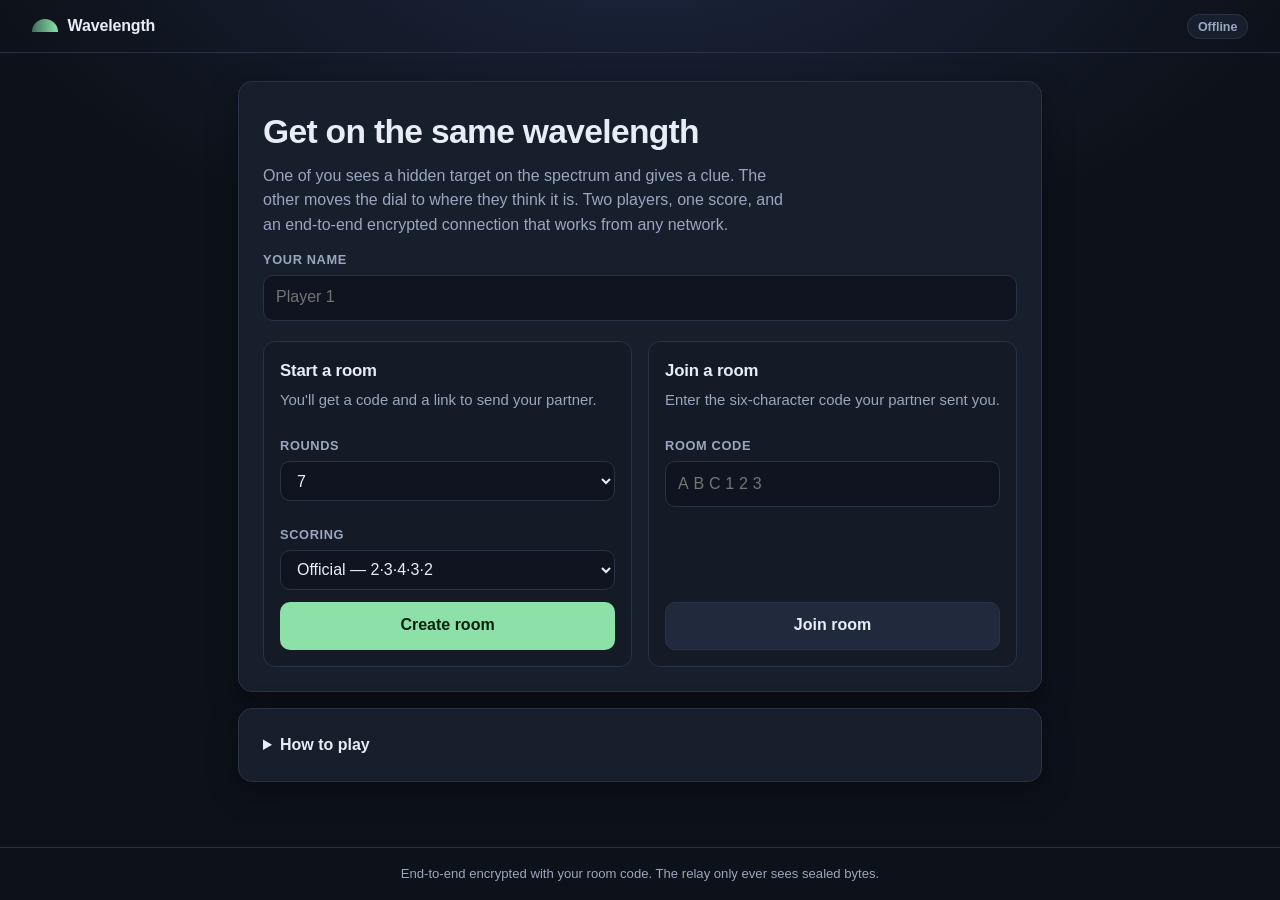
<file: index.html>
<!DOCTYPE html>
<html lang="en">
<head>
<meta charset="utf-8">
<meta name="viewport" content="width=device-width, initial-scale=1, viewport-fit=cover">
<meta http-equiv="Content-Security-Policy" content="default-src 'self'; script-src 'self'; style-src 'self'; img-src 'self' data:; connect-src 'self' wss://broker.emqx.io:8084 wss://broker.hivemq.com:8884 wss://test.mosquitto.org:8081; base-uri 'none'; form-action 'none'; frame-ancestors 'none'; object-src 'none'">
<meta name="referrer" content="no-referrer">
<meta name="color-scheme" content="dark">
<meta name="description" content="A two-player online version of the party game Wavelength. Read your partner's mind across a spectrum.">
<title>Wavelength — two-player online</title>
<link rel="stylesheet" href="assets/styles.css">
<link rel="icon" href="data:image/svg+xml,<svg xmlns='http://www.w3.org/2000/svg' viewBox='0 0 100 100'><rect width='100' height='100' rx='20' fill='%23141a26'/><path d='M12 68a38 38 0 0 1 76 0z' fill='%238ce0a8'/></svg>">
</head>
<body>

<a class="skip" href="#main">Skip to content</a>

<header class="topbar">
  <div class="brand">
    <span class="mark" aria-hidden="true"></span>
    <span>Wavelength</span>
  </div>
  <div class="topbar-right">
    <span id="connBadge" class="badge" data-kind="idle">Offline</span>
  </div>
</header>

<main id="main">

  <!-- ── Home ───────────────────────────────────────────── -->
  <section id="screen-home" class="screen active">
    <div class="card hero">
      <h1>Get on the same wavelength</h1>
      <p class="lede">
        One of you sees a hidden target on the spectrum and gives a clue.
        The other moves the dial to where they think it is. Two players, one score,
        and an end-to-end encrypted connection that works from any network.
      </p>

      <div class="field">
        <label for="nameInput">Your name</label>
        <input id="nameInput" type="text" maxlength="18" placeholder="Player 1" autocomplete="nickname" spellcheck="false">
      </div>

      <div class="split">
        <div class="panel">
          <h2>Start a room</h2>
          <p class="muted">You'll get a code and a link to send your partner.</p>
          <div class="field">
            <label for="roundsInput">Rounds</label>
            <select id="roundsInput">
              <option value="5">5</option>
              <option value="7" selected>7</option>
              <option value="9">9</option>
              <option value="11">11</option>
            </select>
          </div>
          <div class="field">
            <label for="profileInput">Scoring</label>
            <select id="profileInput">
              <option value="official" selected>Official — 2·3·4·3·2</option>
              <option value="simple">Simple — 1·3·1</option>
            </select>
          </div>
          <button id="hostBtn" class="btn primary">Create room</button>
        </div>

        <div class="panel">
          <h2>Join a room</h2>
          <p class="muted">Enter the six-character code your partner sent you.</p>
          <div class="field">
            <label for="codeInput">Room code</label>
            <input id="codeInput" class="code-input" type="text" maxlength="6"
                   placeholder="ABC123" autocomplete="off" autocapitalize="characters"
                   spellcheck="false" inputmode="text">
          </div>
          <button id="joinBtn" class="btn">Join room</button>
        </div>
      </div>

      <p id="homeError" class="error" role="alert" hidden></p>
    </div>

    <details class="card how">
      <summary>How to play</summary>
      <ol>
        <li>Each round shows a <strong>spectrum</strong> — two opposite ideas, like <em>Cold ↔ Hot</em>.</li>
        <li>The <strong>Psychic</strong> lifts the screen and sees where the hidden target landed, then lowers it again.</li>
        <li>The Psychic types one <strong>clue</strong> that sits at that exact spot on the spectrum.</li>
        <li>The <strong>Guesser</strong> moves the dial to where they think the target is and locks it in.</li>
        <li>The screen swings open. You score together — the bullseye is worth the most.</li>
        <li>Roles swap each round. You're playing as a team against your own best score.</li>
      </ol>
    </details>
  </section>

  <!-- ── Lobby ──────────────────────────────────────────── -->
  <section id="screen-lobby" class="screen">
    <div class="card centered">
      <h1>Room ready</h1>
      <p class="muted">Send this to your partner. The game starts the moment they arrive.</p>

      <div class="codebox">
        <span id="roomCode" class="code">------</span>
        <button id="copyCodeBtn" class="btn small">Copy code</button>
      </div>

      <div class="linkbox">
        <input id="roomLink" type="text" readonly aria-label="Invite link">
        <button id="copyLinkBtn" class="btn small">Copy link</button>
      </div>

      <p id="lobbyStatus" class="status pending">Waiting for your partner…</p>
      <button id="leaveLobbyBtn" class="btn ghost small">Cancel</button>
    </div>
  </section>

  <!-- ── Game ───────────────────────────────────────────── -->
  <section id="screen-game" class="screen">
    <div class="scorebar">
      <div class="stat"><span class="stat-k">Round</span><span id="roundLabel" class="stat-v">1 / 7</span></div>
      <div class="stat"><span class="stat-k">Score</span><span id="scoreLabel" class="stat-v">0</span></div>
      <div class="stat"><span class="stat-k">You are</span><span id="roleLabel" class="stat-v">—</span></div>
    </div>

    <div class="dialwrap">
      <div class="spectrum-labels">
        <span id="leftLabel" class="sp-label left">—</span>
        <span id="rightLabel" class="sp-label right">—</span>
      </div>
      <svg id="dial" class="dial" aria-label="Wavelength dial"></svg>
    </div>

    <div id="phasePanel" class="card phase">
      <p id="phaseTitle" class="phase-title">Setting up…</p>
      <p id="phaseHint" class="phase-hint muted"></p>

      <div id="clueBox" class="phase-controls" hidden>
        <button id="peekBtn" class="btn">Lift the screen</button>
        <div class="field">
          <label for="clueInput">Your clue</label>
          <input id="clueInput" type="text" maxlength="80" placeholder="One word or phrase…" autocomplete="off">
        </div>
        <button id="sendClueBtn" class="btn primary">Send clue</button>
      </div>

      <div id="guessBox" class="phase-controls" hidden>
        <p class="clue-display">Clue: <strong id="clueText"></strong></p>
        <button id="lockBtn" class="btn primary">Lock in guess</button>
      </div>

      <div id="watchBox" class="phase-controls" hidden>
        <p class="clue-display">Your clue: <strong id="clueEcho"></strong></p>
      </div>

      <div id="revealBox" class="phase-controls" hidden>
        <p id="revealPoints" class="reveal-points"></p>
        <p id="revealDetail" class="muted"></p>
        <button id="nextBtn" class="btn primary">Next round</button>
      </div>
    </div>

    <p id="netStatus" class="status" role="status"></p>
  </section>

  <!-- ── Game over ──────────────────────────────────────── -->
  <section id="screen-over" class="screen">
    <div class="card centered">
      <h1>Final score</h1>
      <p id="finalScore" class="bigscore">0</p>
      <p id="finalOf" class="muted"></p>
      <p id="finalRating" class="rating"></p>
      <div class="row">
        <button id="playAgainBtn" class="btn primary">Play again</button>
        <button id="quitBtn" class="btn ghost">Leave</button>
      </div>
      <p id="overStatus" class="status"></p>
    </div>
  </section>

</main>

<footer class="foot">
  <span>End-to-end encrypted with your room code. The relay only ever sees sealed bytes.</span>
</footer>

<script src="assets/mqtt.js"></script>
<script src="assets/spectrums.js"></script>
<script src="assets/game.js"></script>
<script src="assets/dial.js"></script>
<script src="assets/net.js"></script>
<script src="assets/app.js"></script>
</body>
</html>
</file>
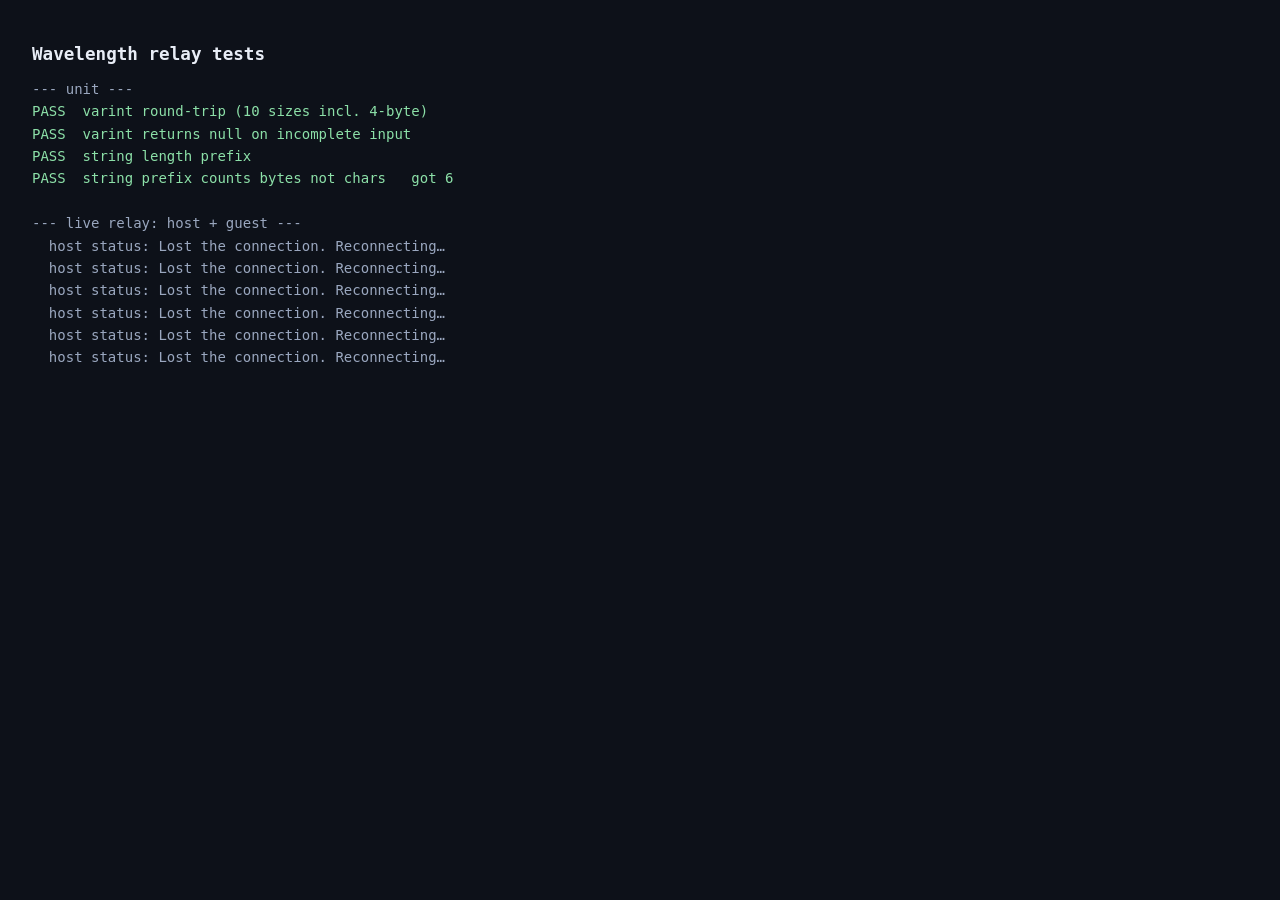
<file: test/relay-test.html>
<!DOCTYPE html>
<html lang="en">
<head>
<meta charset="utf-8">
<title>Wavelength relay tests</title>
<style>
  body { font: 14px ui-monospace, Menlo, monospace; background: #0d1119; color: #e8edf6; padding: 1.5rem; }
  .pass { color: #8ce0a8; } .fail { color: #ff8b8b; } .info { color: #9aa7bf; }
  h1 { font-size: 1.1rem; }
  pre { white-space: pre-wrap; line-height: 1.6; }
</style>
</head>
<body>
<h1>Wavelength relay tests</h1>
<pre id="out">running…</pre>

<script src="../assets/mqtt.js"></script>
<script src="../assets/net.js"></script>
<script>
var lines = [], failures = 0;
function log(msg, cls) {
  lines.push('<span class="' + (cls || 'info') + '">' + msg + '</span>');
  document.getElementById('out').innerHTML = lines.join('\n');
}
function check(name, ok, detail) {
  if (!ok) failures++;
  log((ok ? 'PASS  ' : 'FAIL  ') + name + (detail ? '   ' + detail : ''), ok ? 'pass' : 'fail');
}

/* ── 1. Varint round-trip ─────────────────────────── */
function testVarint() {
  var I = window.MqttClient._internals;
  var sizes = [0, 1, 127, 128, 129, 16383, 16384, 2097151, 2097152, 268435455];
  var allOk = true, bad = [];
  sizes.forEach(function (n) {
    var enc = I.encodeLength(n);
    /* Prefix a fake fixed-header byte, since decode starts at offset 1. */
    var buf = new Uint8Array(1 + enc.length);
    buf.set(enc, 1);
    var dec = I.decodeLength(buf, 1);
    if (!dec || dec.value !== n || dec.bytes !== enc.length) {
      allOk = false;
      bad.push(n + '->' + (dec ? dec.value : 'null'));
    }
  });
  check('varint round-trip (10 sizes incl. 4-byte)', allOk, bad.join(','));

  var partial = window.MqttClient._internals.decodeLength(new Uint8Array([0x30, 0x80]), 1);
  check('varint returns null on incomplete input', partial === null);
}

/* ── 2. String encoding ───────────────────────────── */
function testString() {
  var I = window.MqttClient._internals;
  var e = I.encodeString('wvln/abc');
  check('string length prefix', e[0] === 0 && e[1] === 8 && e.length === 10);
  var uni = I.encodeString('héllo');           // 6 UTF-8 bytes, 5 chars
  check('string prefix counts bytes not chars', uni[1] === 6, 'got ' + uni[1]);
}

/* ── 3. Live host/guest handshake and messaging ───── */
function testLiveRoom() {
  return new Promise(function (resolve) {
    var hostNet, guestNet, code = null;
    var received = [], guestGot = [];
    var t0 = Date.now();
    var settled = false;

    var giveUp = setTimeout(function () {
      if (settled) return;
      settled = true;
      check('live room handshake', false, 'timed out after 40s');
      cleanup(); resolve();
    }, 40000);

    function cleanup() {
      clearTimeout(giveUp);
      try { hostNet && hostNet.close(); } catch (_) {}
      try { guestNet && guestNet.close(); } catch (_) {}
    }

    hostNet = new window.Net({
      onStatus: function (t, k) { if (k === 'warn') log('  host status: ' + t); },
      onReady: function (c) {
        code = c;
        log('  room code: ' + code + '  (' + (Date.now() - t0) + 'ms to open)');
        guestNet = new window.Net({
          onStatus: function (t, k) { if (k === 'warn') log('  guest status: ' + t); },
          onConnected: function () {
            check('guest connected to host', true, (Date.now() - t0) + 'ms total');
            runExchange();
          },
          onData: function (m) { guestGot.push(m); },
          onFatal: function (t) {
            if (settled) return;
            settled = true;
            check('guest connected to host', false, 'fatal: ' + t);
            cleanup(); resolve();
          }
        });
        guestNet.join(code);
      },
      onConnected: function () { log('  host sees partner'); },
      onData: function (m) { received.push(m); },
      onFatal: function (t) {
        if (settled) return;
        settled = true;
        check('host opened room', false, 'fatal: ' + t);
        cleanup(); resolve();
      }
    });
    hostNet.host();

    function runExchange() {
      /* Ordering + integrity: 40 sequential messages host -> guest. */
      for (var i = 0; i < 40; i++) hostNet.send({ n: i });
      /* A payload well past the 127-byte single-byte varint boundary. */
      var big = new Array(30000).join('x');
      hostNet.send({ big: big, len: big.length });
      guestNet.send({ hello: 'from guest', unicode: 'héllo ✨' });

      setTimeout(function () {
        if (settled) return;
        settled = true;

        var nums = guestGot.filter(function (m) { return typeof m.n === 'number'; }).map(function (m) { return m.n; });
        check('all 40 messages delivered', nums.length === 40, 'got ' + nums.length);
        log('  arrival order: ' + nums.join(','));

        var ordered = nums.every(function (v, i) { return v === i; });
        check('messages arrive in order', ordered, ordered ? '' : nums.slice(0, 12).join(','));

        var bigMsg = guestGot.filter(function (m) { return m.big; })[0];
        check('30KB payload survives (multi-byte varint + fragmentation)',
          !!bigMsg && bigMsg.big.length === bigMsg.len && bigMsg.len === 29999,
          bigMsg ? 'len ' + bigMsg.big.length : 'missing');

        var back = received.filter(function (m) { return m.hello; })[0];
        check('guest -> host direction works', !!back && back.hello === 'from guest');
        check('unicode survives round-trip', !!back && back.unicode === 'héllo ✨',
          back ? JSON.stringify(back.unicode) : '');

        check('isConnected() true on both sides',
          hostNet.isConnected() && guestNet.isConnected());

        cleanup();
        resolve();
      }, 14000);
    }
  });
}

/* ── 4. Wrong code must not connect ───────────────── */
function testWrongCode() {
  return new Promise(function (resolve) {
    var hostNet, guestNet, settled = false;
    hostNet = new window.Net({
      onReady: function (c) {
        /* Deliberately mangle the code so key + topic both differ. */
        var wrong = c === 'AAAAAA' ? 'BBBBBB' : 'AAAAAA';
        guestNet = new window.Net({
          onConnected: function () {
            if (settled) return;
            settled = true;
            check('wrong code cannot join', false, 'it connected!');
            done();
          },
          onFatal: function () {
            if (settled) return;
            settled = true;
            check('wrong code cannot join (rejected)', true);
            done();
          }
        });
        guestNet.join(wrong);
      },
      onFatal: function () {}
    });
    hostNet.host();

    /* JOIN_TIMEOUT_MS is 22s, so allow a little more. */
    var t = setTimeout(function () {
      if (settled) return;
      settled = true;
      check('wrong code cannot join', true, 'never connected (timed out as expected)');
      done();
    }, 26000);

    function done() {
      clearTimeout(t);
      try { hostNet.close(); } catch (_) {}
      try { guestNet && guestNet.close(); } catch (_) {}
      resolve();
    }
  });
}

(async function () {
  log('--- unit ---');
  testVarint();
  testString();
  log('');
  log('--- live relay: host + guest ---');
  await testLiveRoom();
  log('');
  log('--- live relay: wrong code ---');
  await testWrongCode();
  log('');
  log(failures === 0 ? 'ALL TESTS PASSED' : failures + ' TEST(S) FAILED', failures === 0 ? 'pass' : 'fail');
  window.TEST_FAILURES = failures;
  window.TEST_DONE = true;
})();
</script>
</body>
</html>
</file>
<file: assets/styles.css>
:root {
  --bg: #0d1119;
  --bg-2: #141a26;
  --panel: #171e2c;
  --line: #2a3346;
  --text: #e8edf6;
  --muted: #9aa7bf;
  --accent: #8ce0a8;
  --accent-2: #ffd166;
  --danger: #ff8b8b;
  --radius: 14px;
  --shadow: 0 10px 30px rgba(0, 0, 0, .35);
}

* { box-sizing: border-box; }

/* Class-based display rules below would otherwise outrank the UA's
   [hidden] { display: none }, leaving hidden panels on screen. */
[hidden] { display: none !important; }

html, body { height: 100%; }

body {
  margin: 0;
  background:
    radial-gradient(1100px 620px at 50% -12%, #1c2740 0%, transparent 62%),
    var(--bg);
  color: var(--text);
  font: 16px/1.55 -apple-system, BlinkMacSystemFont, "Segoe UI", Roboto,
        "Helvetica Neue", Arial, sans-serif;
  display: flex;
  flex-direction: column;
  -webkit-font-smoothing: antialiased;
}

h1 { font-size: clamp(1.5rem, 3.4vw, 2.1rem); margin: 0 0 .5rem; letter-spacing: -.02em; }
h2 { font-size: 1.05rem; margin: 0 0 .35rem; letter-spacing: -.01em; }
p { margin: 0 0 .75rem; }
.muted { color: var(--muted); font-size: .93rem; }
.lede { color: var(--muted); max-width: 60ch; }

.skip {
  position: absolute; left: -9999px; top: 0; background: var(--accent);
  color: #06210f; padding: .6rem 1rem; z-index: 50; border-radius: 0 0 8px 0;
}
.skip:focus { left: 0; }

/* ── Chrome ─────────────────────────────────────────── */
.topbar {
  display: flex; align-items: center; justify-content: space-between;
  gap: 1rem; padding: .85rem clamp(1rem, 4vw, 2rem);
  border-bottom: 1px solid var(--line);
}
.brand { display: flex; align-items: center; gap: .6rem; font-weight: 650; letter-spacing: -.01em; }
.mark {
  width: 26px; height: 13px; border-radius: 26px 26px 0 0;
  background: linear-gradient(90deg, #3f6f5c, var(--accent));
  display: inline-block;
}
.badge {
  font-size: .78rem; font-weight: 600; padding: .3rem .6rem; border-radius: 999px;
  border: 1px solid var(--line); color: var(--muted); background: var(--panel);
  white-space: nowrap;
}
.badge[data-kind="ok"] { color: var(--accent); border-color: #2f5c45; background: #14261d; }
.badge[data-kind="pending"] { color: var(--accent-2); border-color: #5c4c2a; background: #241f13; }
.badge[data-kind="warn"] { color: var(--danger); border-color: #5c2f2f; background: #261414; }

main {
  flex: 1; width: 100%; max-width: 860px; margin: 0 auto;
  padding: clamp(1rem, 3vw, 1.75rem);
}

.foot {
  padding: 1rem clamp(1rem, 4vw, 2rem); border-top: 1px solid var(--line);
  color: var(--muted); font-size: .82rem; text-align: center;
}

/* ── Screens ────────────────────────────────────────── */
.screen { display: none; }
.screen.active { display: block; animation: fade .25s ease; }
@keyframes fade { from { opacity: 0; transform: translateY(6px); } to { opacity: 1; transform: none; } }

.card {
  background: var(--panel); border: 1px solid var(--line);
  border-radius: var(--radius); padding: clamp(1rem, 3vw, 1.5rem);
  box-shadow: var(--shadow); margin-bottom: 1rem;
}
.card.centered { text-align: center; }
.hero h1 { margin-bottom: .35rem; }

.split { display: grid; grid-template-columns: 1fr 1fr; gap: 1rem; margin-top: 1.25rem; }
@media (max-width: 640px) { .split { grid-template-columns: 1fr; } }

.panel {
  background: var(--bg-2); border: 1px solid var(--line);
  border-radius: 12px; padding: 1rem;
  display: flex; flex-direction: column;
}
.panel .btn { margin-top: auto; }

/* ── Form controls ──────────────────────────────────── */
.field { margin: .75rem 0; text-align: left; }
.field label {
  display: block; font-size: .8rem; font-weight: 600; color: var(--muted);
  margin-bottom: .3rem; text-transform: uppercase; letter-spacing: .05em;
}
input[type="text"], select {
  width: 100%; padding: .6rem .75rem; font: inherit; color: var(--text);
  background: #0f1420; border: 1px solid var(--line); border-radius: 10px;
}
input[type="text"]:focus, select:focus, .btn:focus-visible, .dial:focus-visible {
  outline: 2px solid var(--accent); outline-offset: 2px;
}
input[readonly] { color: var(--muted); }
.code-input {
  text-transform: uppercase; letter-spacing: .3em; font-weight: 700;
  font-family: ui-monospace, SFMono-Regular, Menlo, monospace;
}

.btn {
  appearance: none; border: 1px solid var(--line); background: #202a3c;
  color: var(--text); font: inherit; font-weight: 600; cursor: pointer;
  padding: .65rem 1.1rem; border-radius: 10px; width: 100%;
  transition: background .15s ease, transform .05s ease, opacity .15s ease;
}
.btn:hover:not(:disabled) { background: #27334a; }
.btn:active:not(:disabled) { transform: translateY(1px); }
.btn:disabled { opacity: .45; cursor: not-allowed; }
.btn.primary { background: var(--accent); color: #06210f; border-color: transparent; }
.btn.primary:hover:not(:disabled) { background: #a2eab9; }
.btn.ghost { background: transparent; }
.btn.small { width: auto; padding: .45rem .8rem; font-size: .88rem; }

.row { display: flex; gap: .6rem; justify-content: center; margin-top: 1rem; flex-wrap: wrap; }
.row .btn { width: auto; }

.error { color: var(--danger); font-size: .9rem; margin-top: .75rem; }
.status { font-size: .88rem; color: var(--muted); text-align: center; margin: .75rem 0 0; min-height: 1.3em; }
.status.pending { color: var(--accent-2); }
.status.ok { color: var(--accent); }
.status.warn { color: var(--danger); }

/* ── Lobby ──────────────────────────────────────────── */
.codebox { display: flex; align-items: center; justify-content: center; gap: .75rem; margin: 1.25rem 0 .75rem; flex-wrap: wrap; }
.code {
  font-family: ui-monospace, SFMono-Regular, Menlo, monospace;
  font-size: clamp(1.8rem, 7vw, 2.6rem); font-weight: 700; letter-spacing: .22em;
  color: var(--accent); background: #0f1420; border: 1px dashed #2f5c45;
  padding: .4rem 1rem .4rem 1.2rem; border-radius: 12px;
}
.linkbox { display: flex; gap: .5rem; margin-bottom: 1rem; }
.linkbox input { font-size: .85rem; }

/* ── Scorebar ───────────────────────────────────────── */
.scorebar {
  display: grid; grid-template-columns: repeat(3, 1fr); gap: .5rem;
  background: var(--panel); border: 1px solid var(--line);
  border-radius: var(--radius); padding: .75rem; margin-bottom: 1rem;
}
.stat { text-align: center; display: flex; flex-direction: column; gap: .15rem; min-width: 0; }
.stat-k { font-size: .7rem; text-transform: uppercase; letter-spacing: .08em; color: var(--muted); }
.stat-v { font-weight: 700; font-size: 1.05rem; overflow: hidden; text-overflow: ellipsis; white-space: nowrap; }

/* ── Dial ───────────────────────────────────────────── */
.dialwrap { margin: 0 auto 1rem; max-width: 560px; }
.spectrum-labels {
  display: flex; justify-content: space-between; gap: 1rem;
  margin-bottom: .4rem; font-weight: 650;
}
.sp-label { font-size: clamp(.9rem, 2.6vw, 1.15rem); max-width: 45%; }
.sp-label.left { text-align: left; }
.sp-label.right { text-align: right; }

.dial { display: block; width: 100%; height: auto; touch-action: none; }
.dial.interactive { cursor: grab; }
.dial.interactive:active { cursor: grabbing; }

.cover {
  transform-box: view-box; transform-origin: 310px 310px;
  transition: transform .85s cubic-bezier(.65, .02, .28, 1);
}
.coverText {
  fill: #6d7c9c; font-size: 26px; font-weight: 700; letter-spacing: .35em;
  transition: opacity .3s ease .1s; pointer-events: none;
  font-family: ui-monospace, SFMono-Regular, Menlo, monospace;
}
.needle {
  transform-box: view-box; transform-origin: 310px 310px;
  transition: transform .12s linear;
  filter: drop-shadow(0 0 6px rgba(255, 209, 102, .45));
}
/* Wedges are only ~5° wide, so labels have to stay small to fit inside one. */
.bandLabel { fill: #06210f; font-size: 14px; font-weight: 800; pointer-events: none; }

/* ── Phase panel ────────────────────────────────────── */
.phase-title { font-size: 1.15rem; font-weight: 650; margin-bottom: .25rem; }
.phase-hint { margin-bottom: 0; }
.phase-controls { margin-top: 1rem; display: flex; flex-direction: column; gap: .6rem; }
.phase-controls .field { margin: 0; }
.clue-display { font-size: 1.05rem; margin: 0; }
.clue-display strong { color: var(--accent-2); }
.reveal-points { font-size: 1.35rem; font-weight: 700; margin: 0; color: var(--accent); }

.bigscore { font-size: clamp(3rem, 12vw, 4.5rem); font-weight: 800; color: var(--accent); margin: .5rem 0 0; line-height: 1; }
.rating { font-size: 1.1rem; font-weight: 600; margin-top: .75rem; }

/* ── How to play ────────────────────────────────────── */
.how summary { cursor: pointer; font-weight: 650; }
.how ol { margin: .75rem 0 0; padding-left: 1.25rem; color: var(--muted); }
.how li { margin-bottom: .4rem; }

@media (prefers-reduced-motion: reduce) {
  *, .cover, .needle, .screen.active { transition: none !important; animation: none !important; }
}
</file>
